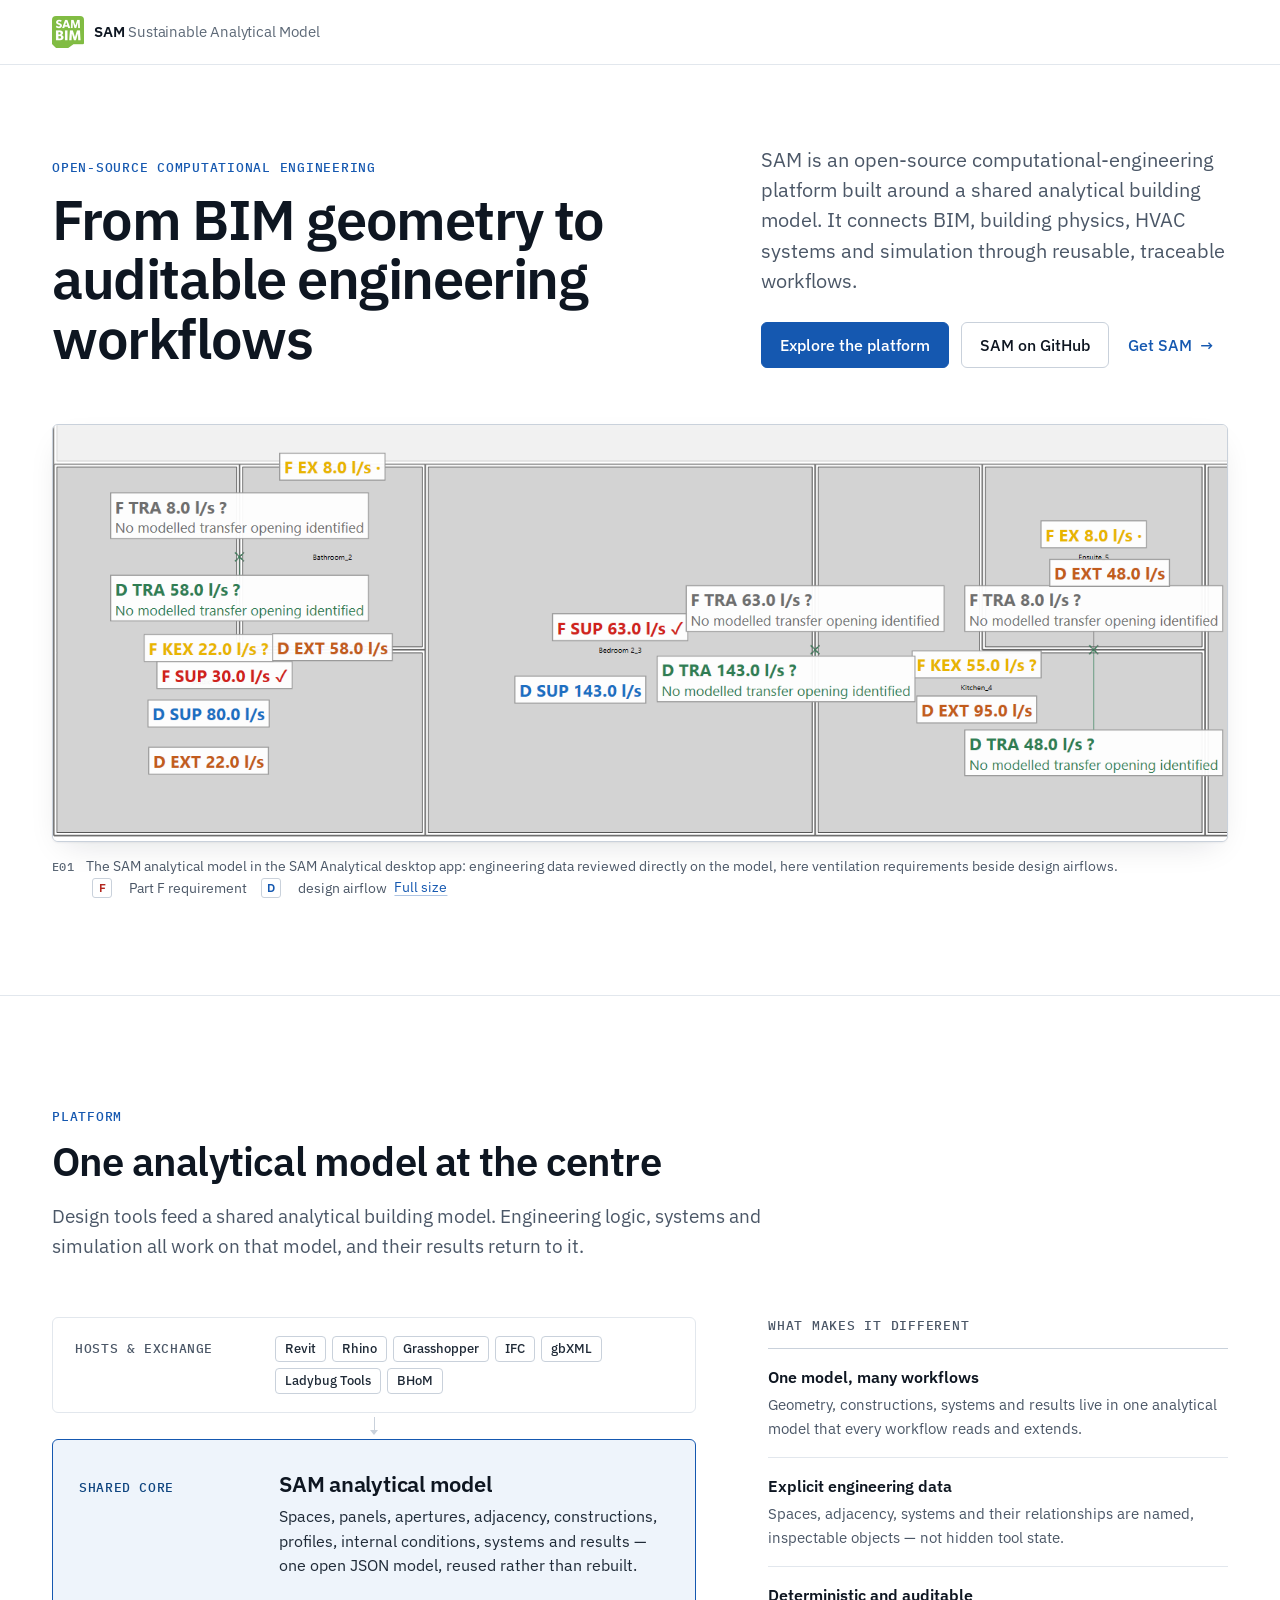
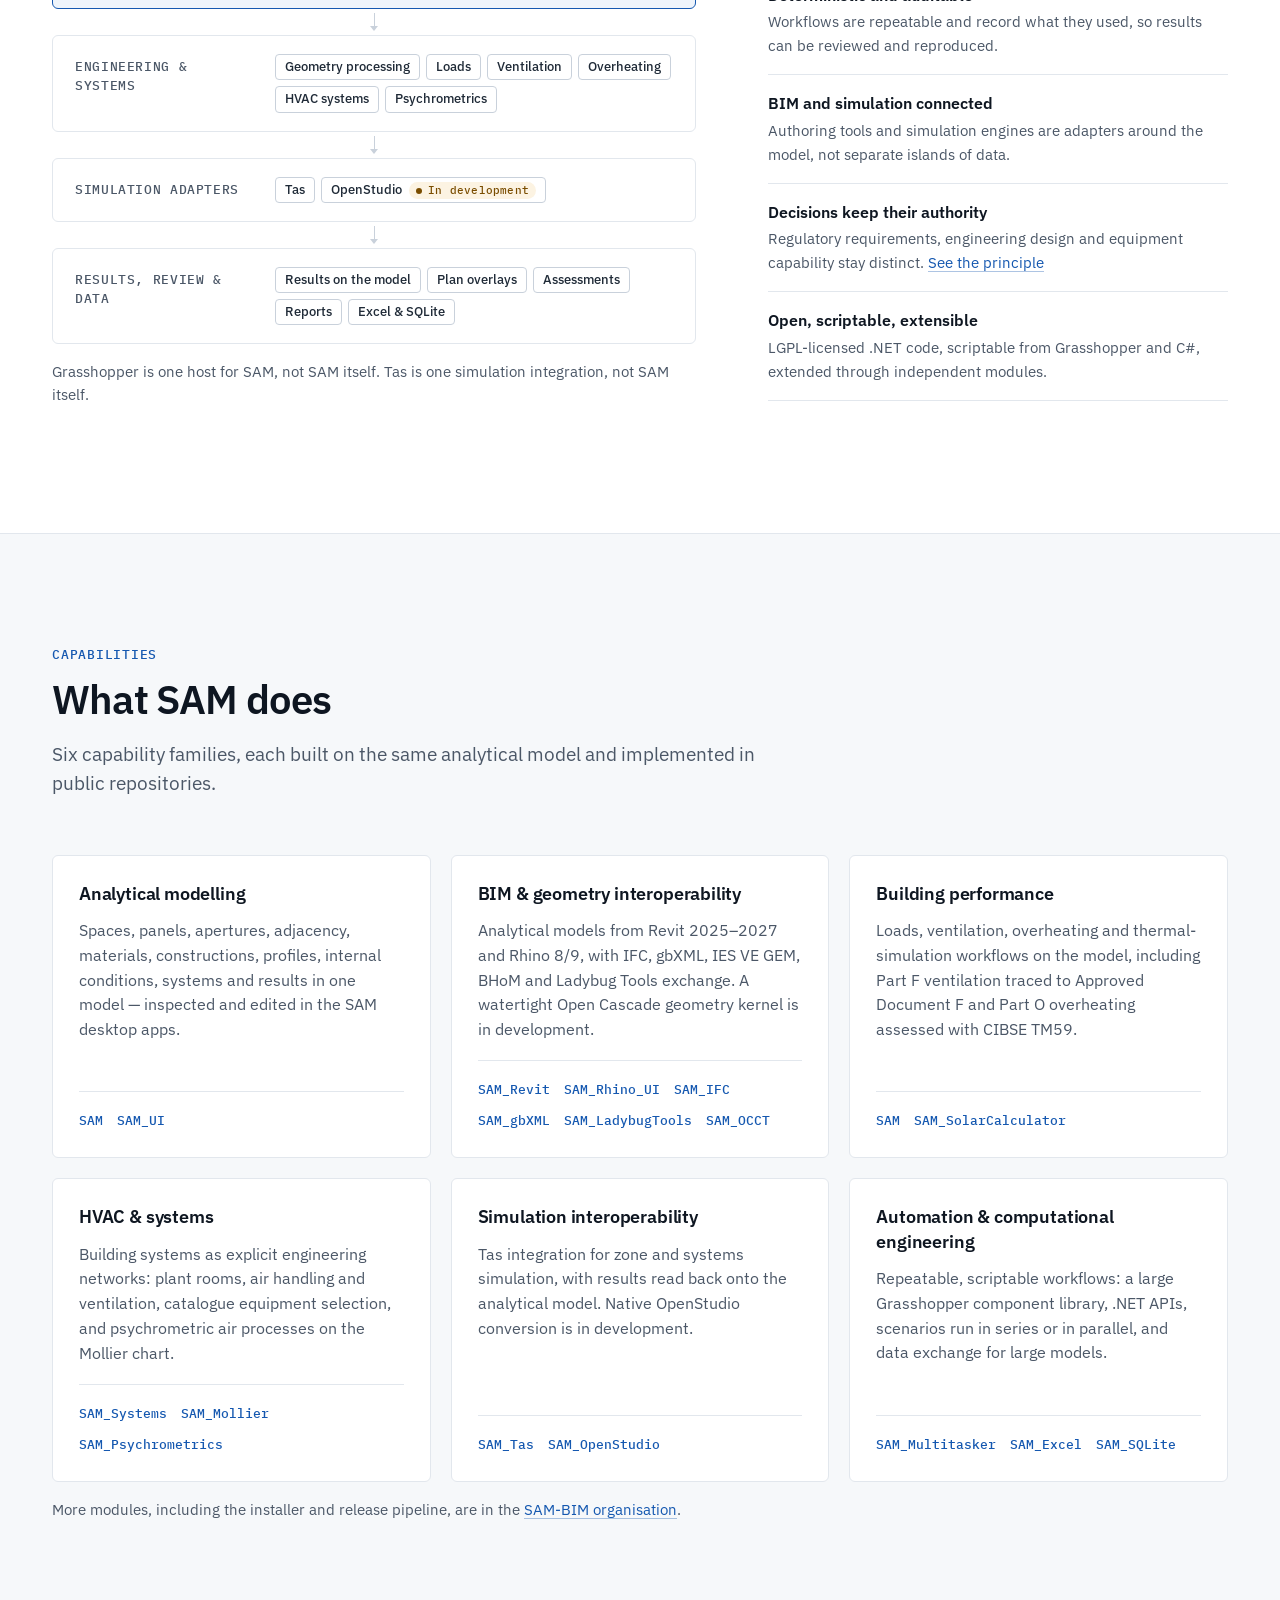
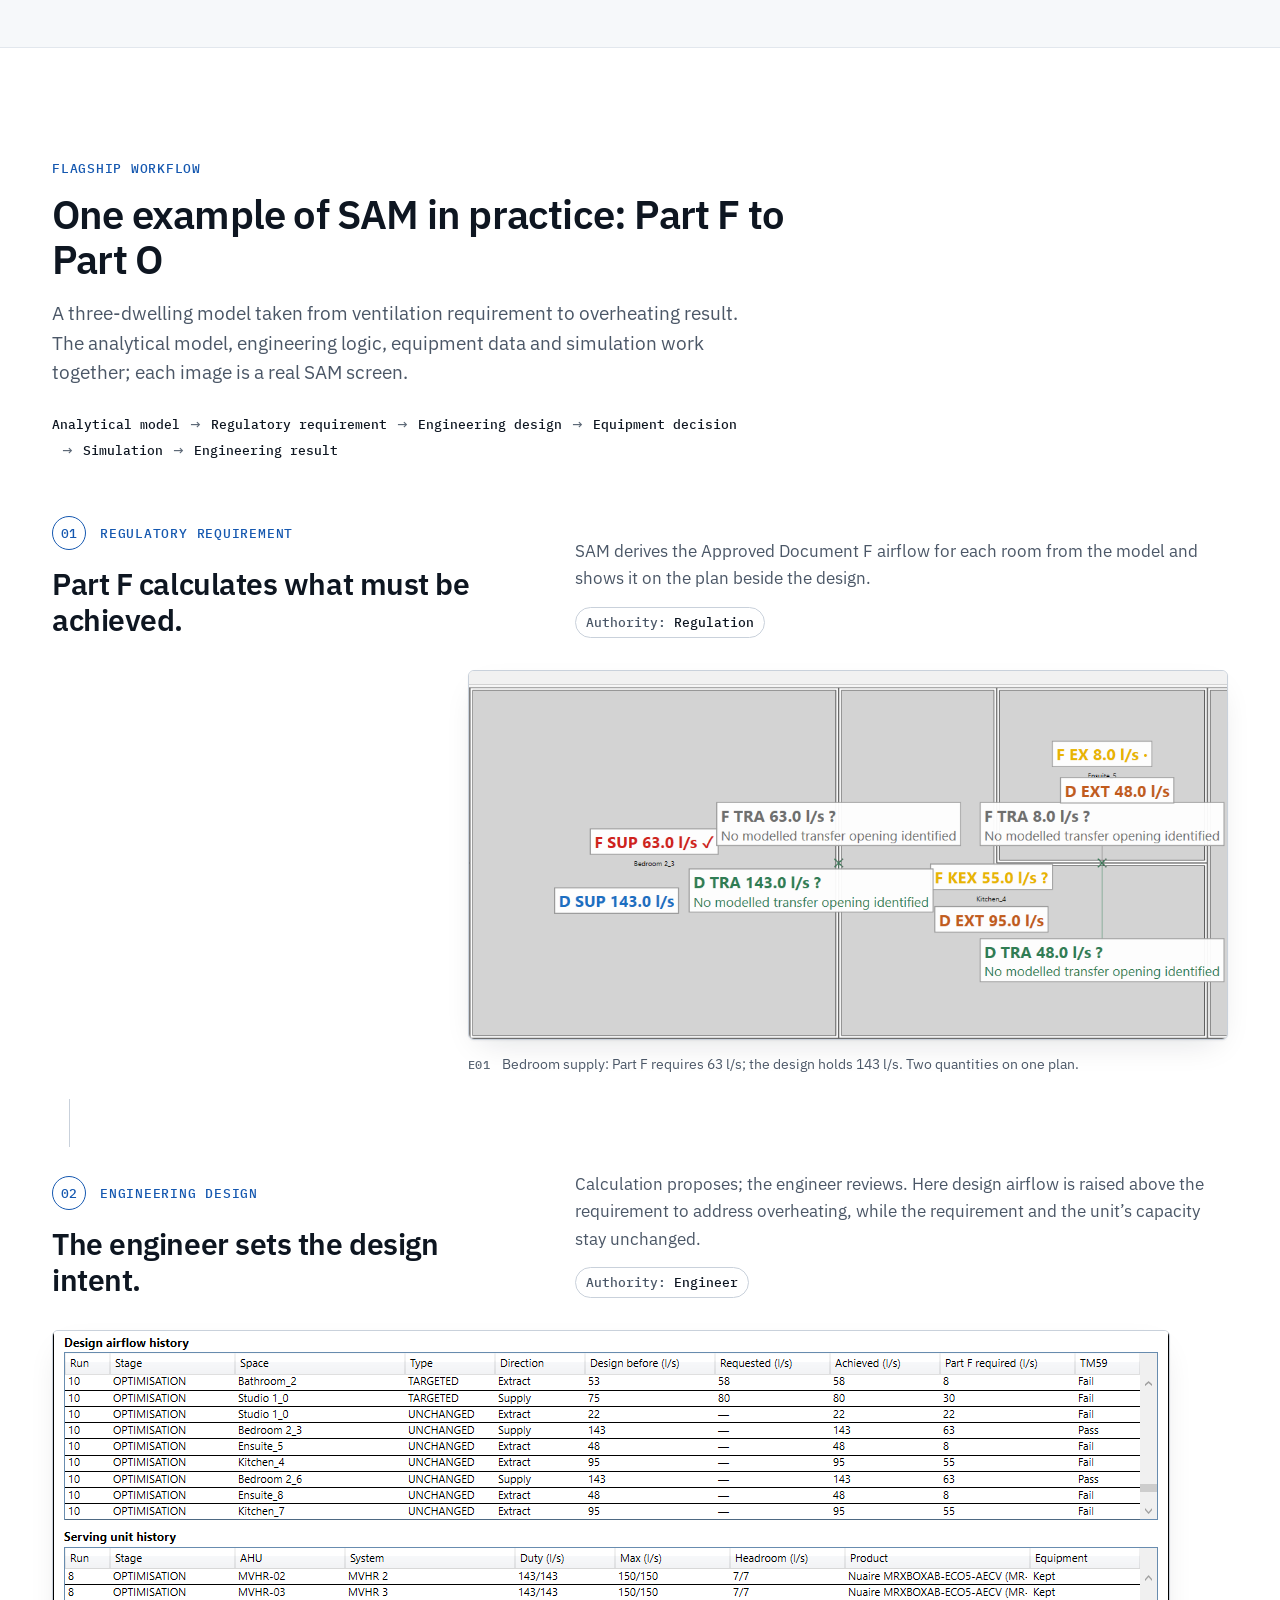
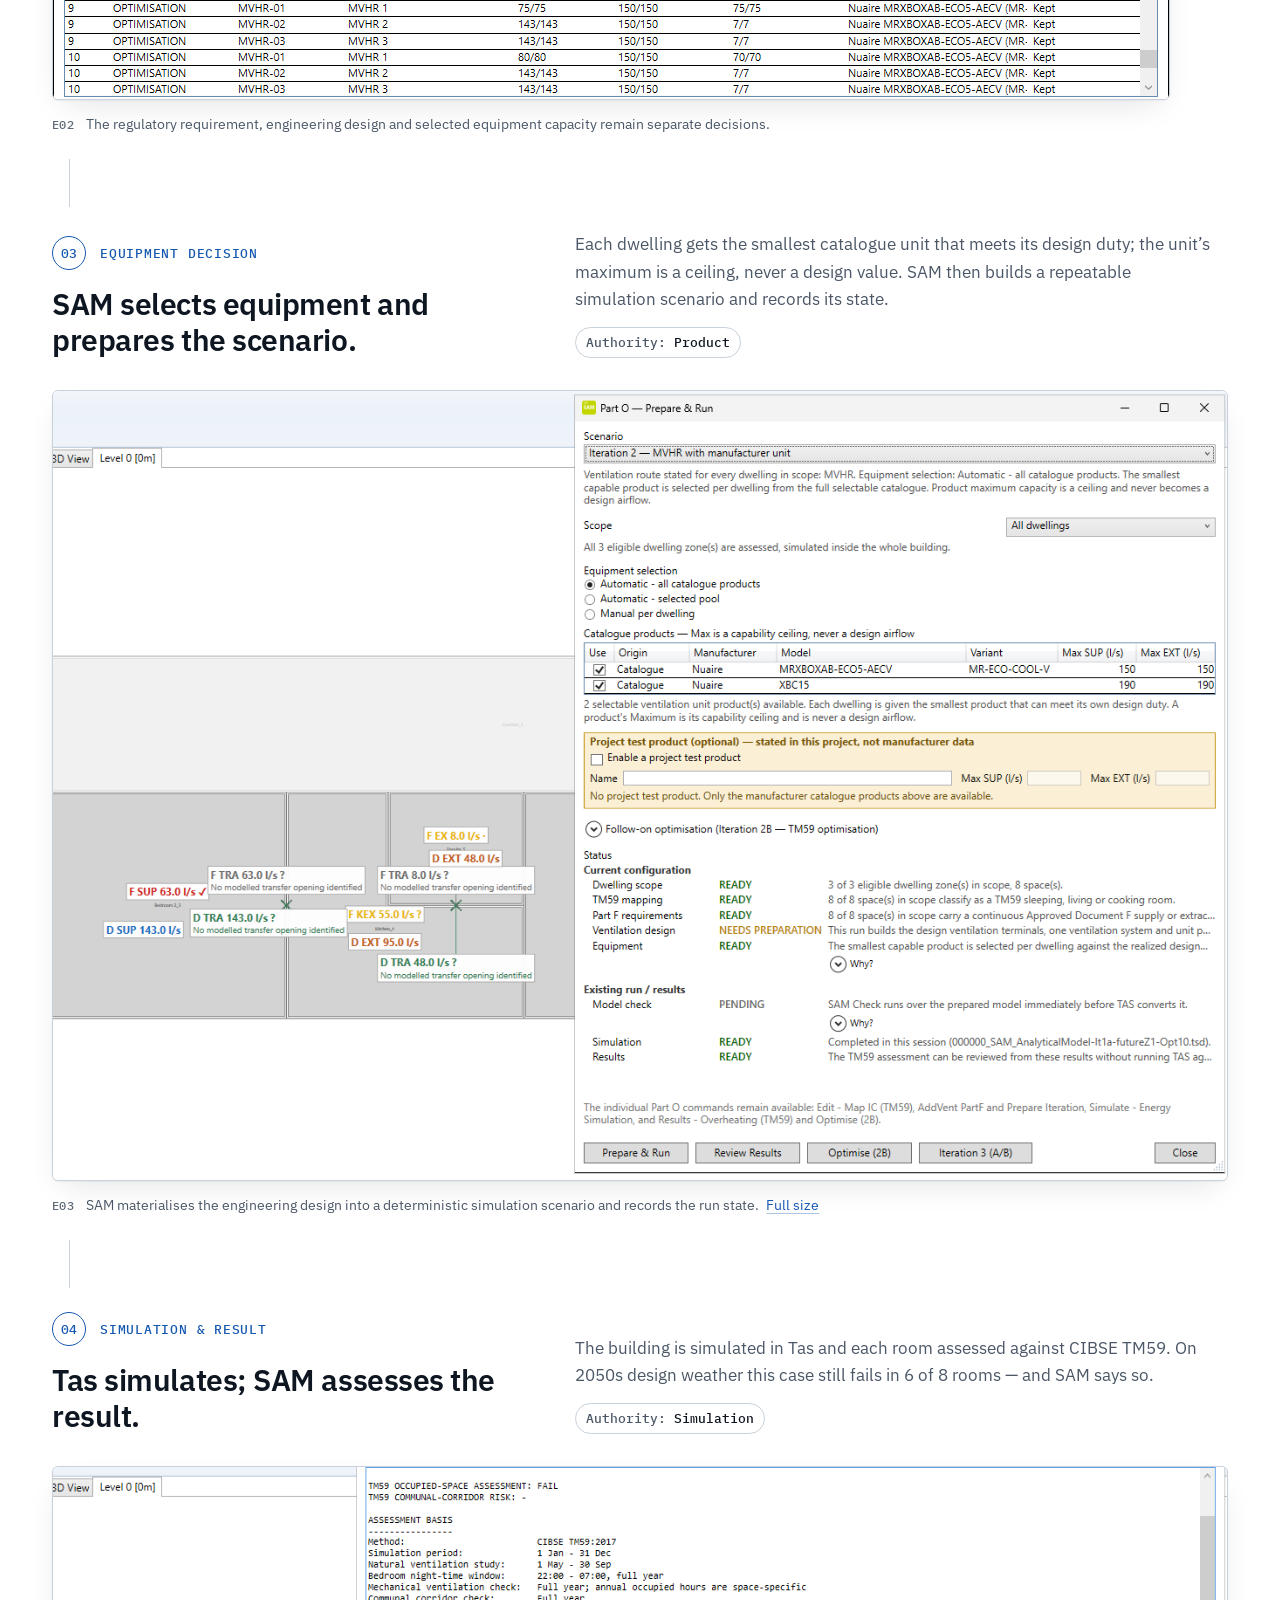
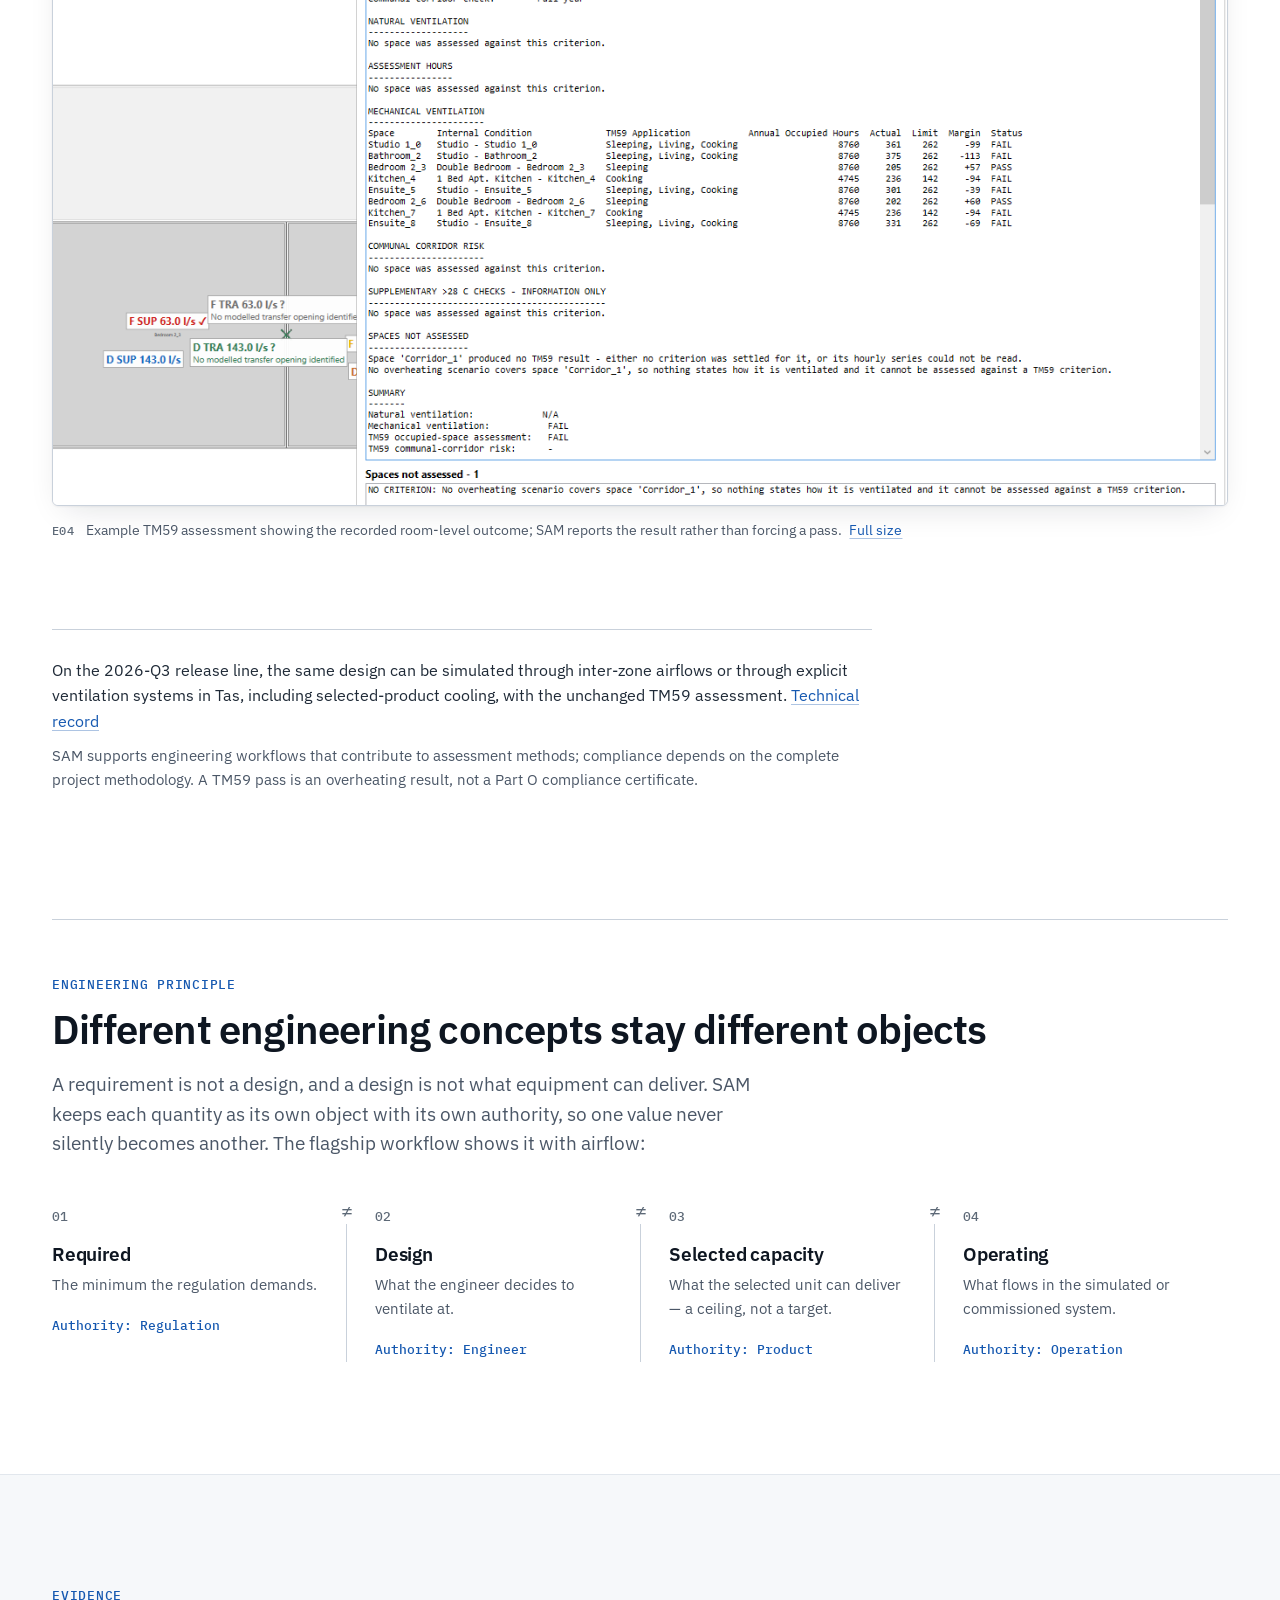
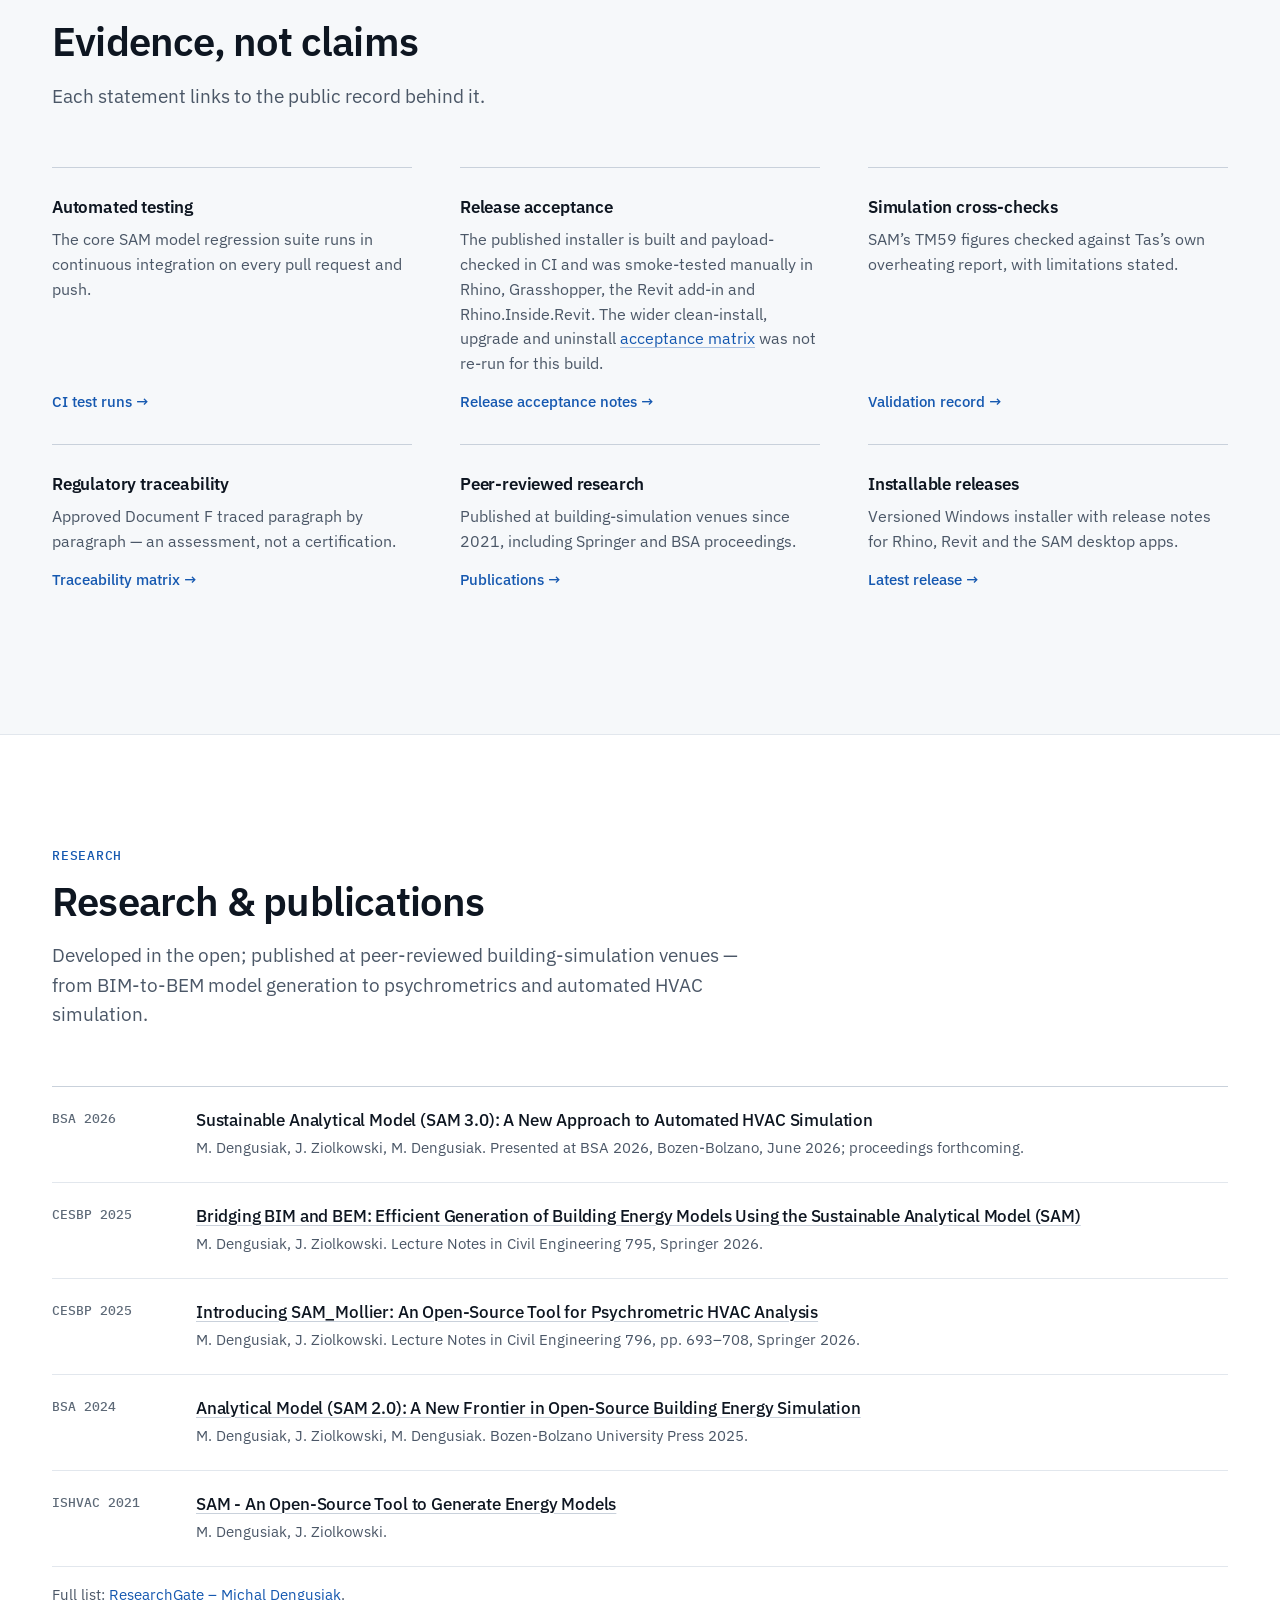
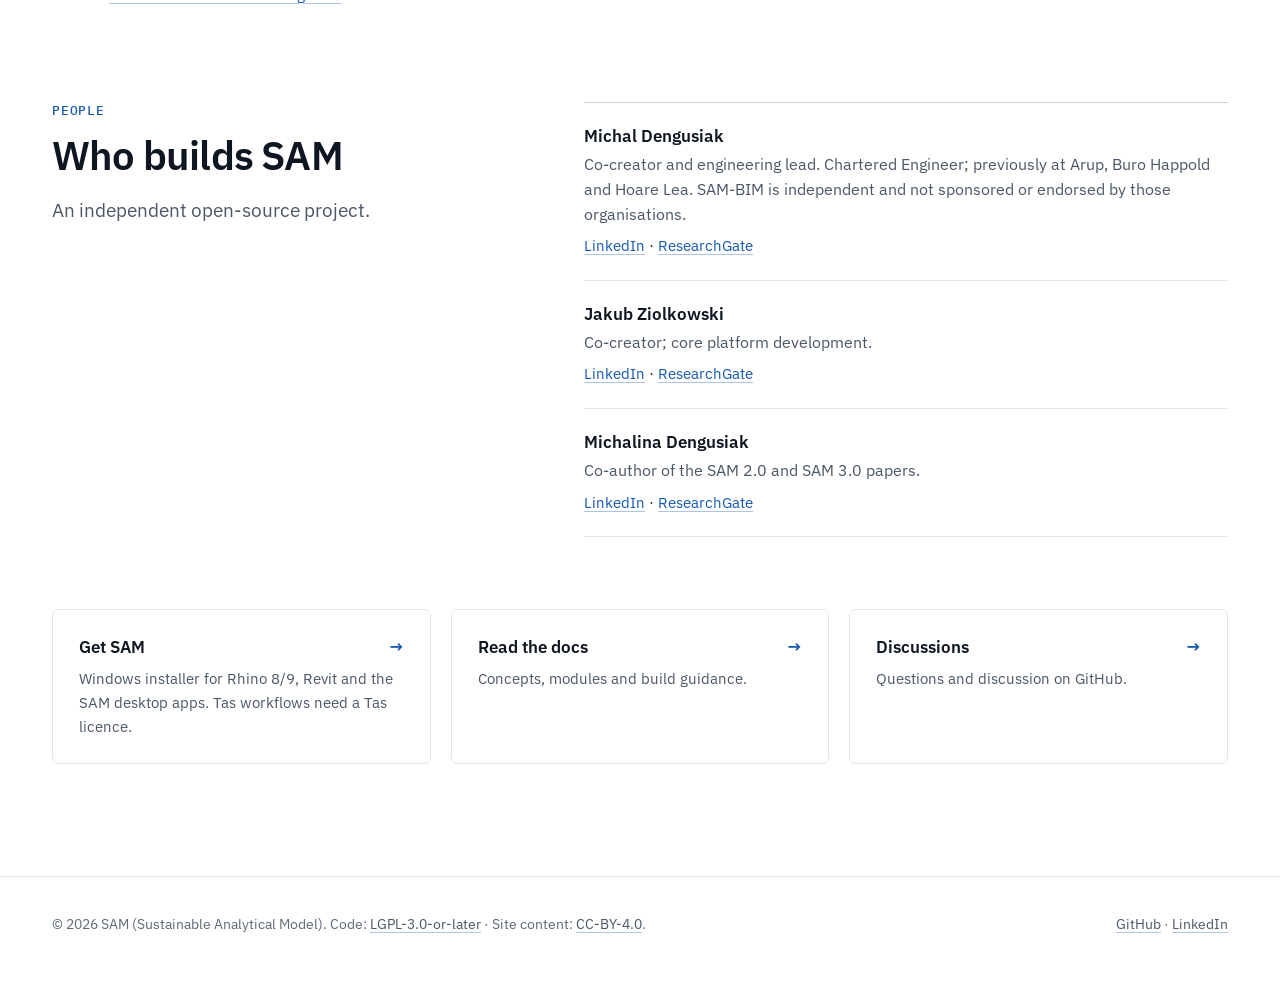
<file: index.html>
<!DOCTYPE html>
<html lang="en">
<head>
  <meta charset="utf-8" />
  <meta name="viewport" content="width=device-width, initial-scale=1" />
  <title>SAM - Sustainable Analytical Model</title>
  <meta name="description" content="SAM is an open-source computational-engineering platform built around a shared analytical building model. It connects BIM, building physics, HVAC systems and simulation through reusable, traceable workflows." />
  <link rel="preconnect" href="https://fonts.googleapis.com">
  <link rel="preconnect" href="https://fonts.gstatic.com" crossorigin>
  <link href="https://fonts.googleapis.com/css2?family=IBM+Plex+Mono:wght@400;500&family=IBM+Plex+Sans:wght@400;500;600&display=swap" rel="stylesheet">
  <link rel="icon" type="image/png" sizes="32x32" href="assets/favicon-32.png" />
  <link rel="apple-touch-icon" href="assets/SAM_BIM_logo_180.png" />
  <link rel="canonical" href="https://sambim.xyz/">

  <meta property="og:title" content="SAM - Sustainable Analytical Model" />
  <meta property="og:description" content="Open-source computational engineering around one shared analytical building model: BIM, building physics, HVAC systems and simulation in reusable, traceable workflows." />
  <meta property="og:type" content="website" />
  <meta property="og:image" content="https://sambim.xyz/assets/evidence/E01_SAM_PartF_Design_Airflow_Overlay.png" />
  <meta property="og:image:alt" content="SAM analytical model plan view with ventilation requirement and design airflow values for dwelling spaces." />
  <meta property="og:url" content="https://sambim.xyz/" />
  <meta name="twitter:card" content="summary_large_image" />
  <meta name="twitter:image" content="https://sambim.xyz/assets/evidence/E01_SAM_PartF_Design_Airflow_Overlay.png" />
  <meta name="theme-color" content="#ffffff" />

  <link rel="stylesheet" href="assets/css/site.css" />

  <script type="application/ld+json">
  {
    "@context":"https://schema.org",
    "@graph":[
      {
        "@type":"SoftwareApplication",
        "name":"Sustainable Analytical Model (SAM)",
        "applicationCategory":"EngineeringApplication",
        "operatingSystem":"Windows",
        "description":"Open-source computational-engineering platform built around a shared analytical building model, connecting BIM, building physics, HVAC systems and simulation.",
        "publisher":{"@id":"https://sambim.xyz/#org"},
        "offers":{"@type":"Offer","price":"0","priceCurrency":"USD"},
        "license":"https://www.gnu.org/licenses/lgpl-3.0.html",
        "codeRepository":"https://github.com/SAM-BIM/SAM",
        "downloadUrl":"https://github.com/SAM-BIM/SAM_Deploy/releases/latest"
      },
      {
        "@type":"Organization",
        "@id":"https://sambim.xyz/#org",
        "name":"SAM-BIM",
        "url":"https://sambim.xyz",
        "logo":"https://sambim.xyz/assets/SAM_BIM_logo_180.png",
        "sameAs":[
          "https://github.com/SAM-BIM",
          "https://www.linkedin.com/company/sambim"
        ]
      }
    ]
  }
  </script>
</head>
<body>
  <a class="skip-link" href="#main">Skip to content</a>
  <header class="nav">
    <div class="container nav-inner">
      <a class="logo" href="#top">
        <img alt="" src="assets/SAM_BIM_logo_64.png" width="32" height="32" />
        <span class="word">SAM <span>Sustainable Analytical Model</span></span>
      </a>
      <details class="nav-menu">
        <summary>Menu</summary>
        <nav class="nav-links" aria-label="Primary">
          <a href="#platform">Platform</a>
          <a href="#capabilities">Capabilities</a>
          <a href="#workflow">Workflow</a>
          <a href="#evidence">Evidence</a>
          <a href="#research">Research</a>
          <a class="nav-gh" href="https://github.com/SAM-BIM" target="_blank" rel="noopener noreferrer">GitHub</a>
        </nav>
      </details>
    </div>
  </header>

  <main id="main">

    <!-- ============ 1 - HERO: what SAM is ============ -->
    <section id="top" class="hero">
      <div class="container">
        <div class="hero-grid">
          <div class="hero-title">
            <span class="kicker">Open-source computational engineering</span>
            <h1>From BIM geometry to auditable engineering workflows</h1>
          </div>
          <div class="hero-copy">
            <p class="lead">SAM is an open-source computational-engineering platform built around a shared analytical building model. It connects BIM, building physics, HVAC systems and simulation through reusable, traceable workflows.</p>
            <div class="cta">
              <a class="btn primary" href="#platform">Explore the platform</a>
              <a class="btn" href="https://github.com/SAM-BIM/SAM" target="_blank" rel="noopener noreferrer">SAM on GitHub</a>
              <a class="btn quiet arrow-r" href="https://github.com/SAM-BIM/SAM_Deploy/releases/latest" target="_blank" rel="noopener noreferrer">Get SAM </a>
            </div>
          </div>
        </div>
        <!-- EVIDENCE E01 (hero) - real SAM Analytical capture; provenance in assets/evidence/README.md -->
        <figure class="shot hero-media">
          <div class="frame">
            <img src="assets/evidence/E01_SAM_PartF_Design_Airflow_Overlay.png" width="1604" height="568" fetchpriority="high"
                 alt="SAM analytical model plan view with ventilation requirement and design airflow values for dwelling spaces." />
          </div>
          <figcaption>
            <span class="eid">E01</span>
            <span>The SAM analytical model in the SAM Analytical desktop app: engineering data reviewed directly on the model, here ventilation requirements beside design airflows. <span class="legend"><b class="f">F</b>&nbsp;Part F requirement <b class="d">D</b>&nbsp;design airflow</span> <a class="full" href="assets/evidence/E01_SAM_PartF_Design_Airflow_Overlay.png">Full size</a></span>
          </figcaption>
        </figure>
      </div>
    </section>

    <!-- ============ 2 - PLATFORM: architecture + why it is different ============ -->
    <section id="platform" class="section">
      <div class="container">
        <div class="section-head">
          <span class="kicker">Platform</span>
          <h2>One analytical model at the centre</h2>
          <p class="lead">Design tools feed a shared analytical building model. Engineering logic, systems and simulation all work on that model, and their results return to it.</p>
        </div>

        <div class="platform">
          <div>
            <div class="arch">
              <div class="tier">
                <h3>Hosts &amp; exchange</h3>
                <div class="chips"><span class="chip">Revit</span><span class="chip">Rhino</span><span class="chip">Grasshopper</span><span class="chip">IFC</span><span class="chip">gbXML</span><span class="chip">Ladybug Tools</span><span class="chip">BHoM</span></div>
              </div>
              <div class="down" aria-hidden="true"></div>
              <div class="tier core">
                <h3>Shared core</h3>
                <p><span class="core-title">SAM analytical model</span>Spaces, panels, apertures, adjacency, constructions, profiles, internal conditions, systems and results &mdash; one open JSON model, reused rather than rebuilt.</p>
              </div>
              <div class="down" aria-hidden="true"></div>
              <div class="tier">
                <h3>Engineering &amp; systems</h3>
                <div class="chips"><span class="chip">Geometry processing</span><span class="chip">Loads</span><span class="chip">Ventilation</span><span class="chip">Overheating</span><span class="chip">HVAC systems</span><span class="chip">Psychrometrics</span></div>
              </div>
              <div class="down" aria-hidden="true"></div>
              <div class="tier">
                <h3>Simulation adapters</h3>
                <div class="chips"><span class="chip">Tas</span><span class="chip">OpenStudio <span class="status dev">In development</span></span></div>
              </div>
              <div class="down" aria-hidden="true"></div>
              <div class="tier">
                <h3>Results, review &amp; data</h3>
                <div class="chips"><span class="chip">Results on the model</span><span class="chip">Plan overlays</span><span class="chip">Assessments</span><span class="chip">Reports</span><span class="chip">Excel &amp; SQLite</span></div>
              </div>
            </div>
            <p class="note mt-16">Grasshopper is one host for SAM, not SAM itself. Tas is one simulation integration, not SAM itself.</p>
          </div>

          <div>
            <p class="aside-title">What makes it different</p>
            <ul class="principles">
              <li><strong>One model, many workflows</strong><span>Geometry, constructions, systems and results live in one analytical model that every workflow reads and extends.</span></li>
              <li><strong>Explicit engineering data</strong><span>Spaces, adjacency, systems and their relationships are named, inspectable objects &mdash; not hidden tool state.</span></li>
              <li><strong>Deterministic and auditable</strong><span>Workflows are repeatable and record what they used, so results can be reviewed and reproduced.</span></li>
              <li><strong>BIM and simulation connected</strong><span>Authoring tools and simulation engines are adapters around the model, not separate islands of data.</span></li>
              <li><strong>Decisions keep their authority</strong><span>Regulatory requirements, engineering design and equipment capability stay distinct. <a href="#principle">See the principle</a></span></li>
              <li><strong>Open, scriptable, extensible</strong><span>LGPL-licensed .NET code, scriptable from Grasshopper and C#, extended through independent modules.</span></li>
            </ul>
          </div>
        </div>
      </div>
    </section>

    <!-- ============ 3 - CAPABILITIES: a broad map of SAM ============ -->
    <section id="capabilities" class="section soft">
      <div class="container">
        <div class="section-head">
          <span class="kicker">Capabilities</span>
          <h2>What SAM does</h2>
          <p class="lead">Six capability families, each built on the same analytical model and implemented in public repositories.</p>
        </div>

        <div class="families">
          <article class="family">
            <h3>Analytical modelling</h3>
            <p>Spaces, panels, apertures, adjacency, materials, constructions, profiles, internal conditions, systems and results in one model &mdash; inspected and edited in the SAM desktop apps.</p>
            <ul class="mods">
              <li><a href="https://github.com/SAM-BIM/SAM" target="_blank" rel="noopener noreferrer">SAM</a></li>
              <li><a href="https://github.com/SAM-BIM/SAM_UI" target="_blank" rel="noopener noreferrer">SAM_UI</a></li>
            </ul>
          </article>
          <article class="family">
            <h3>BIM &amp; geometry interoperability</h3>
            <p>Analytical models from Revit 2025&ndash;2027 and Rhino 8/9, with IFC, gbXML, IES VE GEM, BHoM and Ladybug Tools exchange. A watertight Open Cascade geometry kernel is in development.</p>
            <ul class="mods">
              <li><a href="https://github.com/SAM-BIM/SAM_Revit" target="_blank" rel="noopener noreferrer">SAM_Revit</a></li>
              <li><a href="https://github.com/SAM-BIM/SAM_Rhino_UI" target="_blank" rel="noopener noreferrer">SAM_Rhino_UI</a></li>
              <li><a href="https://github.com/SAM-BIM/SAM_IFC" target="_blank" rel="noopener noreferrer">SAM_IFC</a></li>
              <li><a href="https://github.com/SAM-BIM/SAM_gbXML" target="_blank" rel="noopener noreferrer">SAM_gbXML</a></li>
              <li><a href="https://github.com/SAM-BIM/SAM_LadybugTools" target="_blank" rel="noopener noreferrer">SAM_LadybugTools</a></li>
              <li><a href="https://github.com/SAM-BIM/SAM_OCCT" target="_blank" rel="noopener noreferrer">SAM_OCCT</a></li>
            </ul>
          </article>
          <article class="family">
            <h3>Building performance</h3>
            <p>Loads, ventilation, overheating and thermal-simulation workflows on the model, including Part F ventilation traced to Approved Document F and Part O overheating assessed with CIBSE TM59.</p>
            <ul class="mods">
              <li><a href="https://github.com/SAM-BIM/SAM" target="_blank" rel="noopener noreferrer">SAM</a></li>
              <li><a href="https://github.com/SAM-BIM/SAM_SolarCalculator" target="_blank" rel="noopener noreferrer">SAM_SolarCalculator</a></li>
            </ul>
          </article>
          <article class="family">
            <h3>HVAC &amp; systems</h3>
            <p>Building systems as explicit engineering networks: plant rooms, air handling and ventilation, catalogue equipment selection, and psychrometric air processes on the Mollier chart.</p>
            <ul class="mods">
              <li><a href="https://github.com/SAM-BIM/SAM_Systems" target="_blank" rel="noopener noreferrer">SAM_Systems</a></li>
              <li><a href="https://github.com/SAM-BIM/SAM_Mollier" target="_blank" rel="noopener noreferrer">SAM_Mollier</a></li>
              <li><a href="https://github.com/SAM-BIM/SAM_Psychrometrics" target="_blank" rel="noopener noreferrer">SAM_Psychrometrics</a></li>
            </ul>
          </article>
          <article class="family">
            <h3>Simulation interoperability</h3>
            <p>Tas integration for zone and systems simulation, with results read back onto the analytical model. Native OpenStudio conversion is in development.</p>
            <ul class="mods">
              <li><a href="https://github.com/SAM-BIM/SAM_Tas" target="_blank" rel="noopener noreferrer">SAM_Tas</a></li>
              <li><a href="https://github.com/SAM-BIM/SAM_OpenStudio" target="_blank" rel="noopener noreferrer">SAM_OpenStudio</a></li>
            </ul>
          </article>
          <article class="family">
            <h3>Automation &amp; computational engineering</h3>
            <p>Repeatable, scriptable workflows: a large Grasshopper component library, .NET APIs, scenarios run in series or in parallel, and data exchange for large models.</p>
            <ul class="mods">
              <li><a href="https://github.com/SAM-BIM/SAM_Multitasker" target="_blank" rel="noopener noreferrer">SAM_Multitasker</a></li>
              <li><a href="https://github.com/SAM-BIM/SAM_Excel" target="_blank" rel="noopener noreferrer">SAM_Excel</a></li>
              <li><a href="https://github.com/SAM-BIM/SAM_SQLite" target="_blank" rel="noopener noreferrer">SAM_SQLite</a></li>
            </ul>
          </article>
        </div>
        <p class="note mt-16">More modules, including the installer and release pipeline, are in the <a href="https://github.com/SAM-BIM" target="_blank" rel="noopener noreferrer">SAM-BIM organisation</a>.</p>
      </div>
    </section>

    <!-- ============ 4 - FLAGSHIP WORKFLOW: one example of SAM in practice ============ -->
    <section id="workflow" class="section">
      <div class="container">
        <div class="section-head">
          <span class="kicker">Flagship workflow</span>
          <h2>One example of SAM in practice: Part F to Part O</h2>
          <p class="lead">A three-dwelling model taken from ventilation requirement to overheating result. The analytical model, engineering logic, equipment data and simulation work together; each image is a real SAM screen.</p>
          <ol class="chain">
            <li>Analytical model</li>
            <li>Regulatory requirement</li>
            <li>Engineering design</li>
            <li>Equipment decision</li>
            <li>Simulation</li>
            <li>Engineering result</li>
          </ol>
        </div>

        <ol class="flow">
          <li class="step">
            <div class="step-head">
              <div>
                <span class="step-no"><b>01</b> Regulatory requirement</span>
                <h3>Part F calculates what must be achieved.</h3>
              </div>
              <div>
                <p>SAM derives the Approved Document F airflow for each room from the model and shows it on the plan beside the design.</p>
                <span class="authority">Authority: <b>Regulation</b></span>
              </div>
            </div>
            <!-- EVIDENCE E01 (detail crop of the same capture session) -->
            <figure class="shot w-1095">
              <div class="frame">
                <img src="assets/evidence/E01_SAM_PartF_Design_Airflow_Overlay_Detail.png" width="1095" height="532" loading="lazy"
                     alt="One dwelling in the SAM plan view: Part F required airflow tags beside higher design airflow tags for bedroom supply, kitchen extract and transfer." />
              </div>
              <figcaption><span class="eid">E01</span><span>Bedroom supply: Part F requires 63&nbsp;l/s; the design holds 143&nbsp;l/s. Two quantities on one plan.</span></figcaption>
            </figure>
          </li>

          <li class="step">
            <div class="step-head">
              <div>
                <span class="step-no"><b>02</b> Engineering design</span>
                <h3>The engineer sets the design intent.</h3>
              </div>
              <div>
                <p>Calculation proposes; the engineer reviews. Here design airflow is raised above the requirement to address overheating, while the requirement and the unit&rsquo;s capacity stay unchanged.</p>
                <span class="authority">Authority: <b>Engineer</b></span>
              </div>
            </div>
            <!-- EVIDENCE E02 -->
            <figure class="shot w-1116">
              <div class="frame">
                <img src="assets/evidence/E02_SAM_PartO_Review_Iteration_Authority.png" width="1116" height="368" loading="lazy"
                     alt="SAM Part O review showing separate required airflow, design airflow and selected ventilation-unit capacity." />
              </div>
              <figcaption><span class="eid">E02</span><span>The regulatory requirement, engineering design and selected equipment capacity remain separate decisions.</span></figcaption>
            </figure>
          </li>

          <li class="step">
            <div class="step-head">
              <div>
                <span class="step-no"><b>03</b> Equipment decision</span>
                <h3>SAM selects equipment and prepares the scenario.</h3>
              </div>
              <div>
                <p>Each dwelling gets the smallest catalogue unit that meets its design duty; the unit&rsquo;s maximum is a ceiling, never a design value. SAM then builds a repeatable simulation scenario and records its state.</p>
                <span class="authority">Authority: <b>Product</b></span>
              </div>
            </div>
            <!-- EVIDENCE E03 -->
            <figure class="shot">
              <div class="frame">
                <img src="assets/evidence/E03_SAM_PartO_Prepare_Run_Status.png" width="1345" height="904" loading="lazy"
                     alt="SAM Part O Prepare and Run interface showing a prepared ventilation scenario and simulation status." />
              </div>
              <figcaption><span class="eid">E03</span><span>SAM materialises the engineering design into a deterministic simulation scenario and records the run state. <a class="full" href="assets/evidence/E03_SAM_PartO_Prepare_Run_Status.png">Full size</a></span></figcaption>
            </figure>
          </li>

          <li class="step">
            <div class="step-head">
              <div>
                <span class="step-no"><b>04</b> Simulation &amp; result</span>
                <h3>Tas simulates; SAM assesses the result.</h3>
              </div>
              <div>
                <p>The building is simulated in Tas and each room assessed against CIBSE TM59. On 2050s design weather this case still fails in 6 of 8 rooms &mdash; and SAM says so.</p>
                <span class="authority">Authority: <b>Simulation</b></span>
              </div>
            </div>
            <!-- EVIDENCE E04 -->
            <figure class="shot">
              <div class="frame">
                <img src="assets/evidence/E04_SAM_PartO_TM59_Result.png" width="1345" height="730" loading="lazy"
                     alt="SAM TM59 result review showing room-level overheating assessment outcomes from a Tas simulation." />
              </div>
              <figcaption><span class="eid">E04</span><span>Example TM59 assessment showing the recorded room-level outcome; SAM reports the result rather than forcing a pass. <a class="full" href="assets/evidence/E04_SAM_PartO_TM59_Result.png">Full size</a></span></figcaption>
            </figure>
          </li>
        </ol>

        <div class="scope">
          <p>On the 2026-Q3 release line, the same design can be simulated through inter-zone airflows or through explicit ventilation systems in Tas, including selected-product cooling, with the unchanged TM59 assessment. <a href="https://github.com/SAM-BIM/SAM/blob/sow/2026-Q3/documentation/PartO-TAS-VALIDATION.md" target="_blank" rel="noopener noreferrer">Technical record</a></p>
          <p class="muted">SAM supports engineering workflows that contribute to assessment methods; compliance depends on the complete project methodology. A TM59 pass is an overheating result, not a Part O compliance certificate.</p>
        </div>

        <div id="principle" class="quantities">
          <span class="kicker">Engineering principle</span>
          <h2>Different engineering concepts stay different objects</h2>
          <p class="lead">A requirement is not a design, and a design is not what equipment can deliver. SAM keeps each quantity as its own object with its own authority, so one value never silently becomes another. The flagship workflow shows it with airflow:</p>
          <div class="qgrid">
            <div class="q">
              <span class="qn">01</span>
              <h3>Required</h3>
              <p>The minimum the regulation demands.</p>
              <span class="by">Authority: Regulation</span>
            </div>
            <div class="q">
              <span class="qn">02</span>
              <h3>Design</h3>
              <p>What the engineer decides to ventilate at.</p>
              <span class="by">Authority: Engineer</span>
            </div>
            <div class="q">
              <span class="qn">03</span>
              <h3>Selected capacity</h3>
              <p>What the selected unit can deliver &mdash; a ceiling, not a target.</p>
              <span class="by">Authority: Product</span>
            </div>
            <div class="q">
              <span class="qn">04</span>
              <h3>Operating</h3>
              <p>What flows in the simulated or commissioned system.</p>
              <span class="by">Authority: Operation</span>
            </div>
          </div>
        </div>
      </div>
    </section>

    <!-- ============ 5 - EVIDENCE ============ -->
    <section id="evidence" class="section soft">
      <div class="container">
        <div class="section-head">
          <span class="kicker">Evidence</span>
          <h2>Evidence, not claims</h2>
          <p class="lead">Each statement links to the public record behind it.</p>
        </div>
        <div class="proof">
          <article class="proof-item">
            <h3>Automated testing</h3>
            <p>The core SAM model regression suite runs in continuous integration on every pull request and push.</p>
            <a class="link arrow-r" href="https://github.com/SAM-BIM/SAM/actions/workflows/test.yml" target="_blank" rel="noopener noreferrer">CI test runs </a>
          </article>
          <article class="proof-item">
            <h3>Release acceptance</h3>
            <p>The published installer is built and payload-checked in CI and was smoke-tested manually in Rhino, Grasshopper, the Revit add-in and Rhino.Inside.Revit. The wider clean-install, upgrade and uninstall <a href="https://github.com/SAM-BIM/SAM_Deploy/blob/sow/2026-Q3/RELEASE_VALIDATION.md" target="_blank" rel="noopener noreferrer">acceptance matrix</a> was not re-run for this build.</p>
            <a class="link arrow-r" href="https://github.com/SAM-BIM/SAM_Deploy/releases/tag/v20261006.1" target="_blank" rel="noopener noreferrer">Release acceptance notes </a>
          </article>
          <article class="proof-item">
            <h3>Simulation cross-checks</h3>
            <p>SAM&rsquo;s TM59 figures checked against Tas&rsquo;s own overheating report, with limitations stated.</p>
            <a class="link arrow-r" href="https://github.com/SAM-BIM/SAM/blob/sow/2026-Q3/documentation/PartO-TAS-VALIDATION.md" target="_blank" rel="noopener noreferrer">Validation record </a>
          </article>
          <article class="proof-item">
            <h3>Regulatory traceability</h3>
            <p>Approved Document F traced paragraph by paragraph &mdash; an assessment, not a certification.</p>
            <a class="link arrow-r" href="https://github.com/SAM-BIM/SAM/blob/sow/2026-Q3/documentation/PartF-ADF-Volume1-2021-Traceability.md" target="_blank" rel="noopener noreferrer">Traceability matrix </a>
          </article>
          <article class="proof-item">
            <h3>Peer-reviewed research</h3>
            <p>Published at building-simulation venues since 2021, including Springer and BSA proceedings.</p>
            <a class="link arrow-r" href="#research">Publications </a>
          </article>
          <article class="proof-item">
            <h3>Installable releases</h3>
            <p>Versioned Windows installer with release notes for Rhino, Revit and the SAM desktop apps.</p>
            <a class="link arrow-r" href="https://github.com/SAM-BIM/SAM_Deploy/releases/latest" target="_blank" rel="noopener noreferrer">Latest release </a>
          </article>
        </div>
      </div>
    </section>

    <!-- ============ 6 - RESEARCH / PEOPLE / CONTACT ============ -->
    <section id="research" class="section">
      <div class="container">
        <div class="section-head">
          <span class="kicker">Research</span>
          <h2>Research &amp; publications</h2>
          <p class="lead">Developed in the open; published at peer-reviewed building-simulation venues &mdash; from BIM-to-BEM model generation to psychrometrics and automated HVAC simulation.</p>
        </div>

        <ul class="pubs">
          <li>
            <span class="venue">BSA 2026</span>
            <div>
              <h3>Sustainable Analytical Model (SAM 3.0): A New Approach to Automated HVAC Simulation</h3>
              <p>M. Dengusiak, J. Ziolkowski, M. Dengusiak. Presented at BSA 2026, Bozen-Bolzano, June 2026; proceedings forthcoming.</p>
            </div>
          </li>
          <li>
            <span class="venue">CESBP 2025</span>
            <div>
              <h3><a href="https://doi.org/10.1007/978-3-032-14011-1_75" target="_blank" rel="noopener noreferrer">Bridging BIM and BEM: Efficient Generation of Building Energy Models Using the Sustainable Analytical Model (SAM)</a></h3>
              <p>M. Dengusiak, J. Ziolkowski. Lecture Notes in Civil Engineering 795, Springer 2026.</p>
            </div>
          </li>
          <li>
            <span class="venue">CESBP 2025</span>
            <div>
              <h3><a href="https://doi.org/10.1007/978-3-032-14019-7_51" target="_blank" rel="noopener noreferrer">Introducing SAM_Mollier: An Open-Source Tool for Psychrometric HVAC Analysis</a></h3>
              <p>M. Dengusiak, J. Ziolkowski. Lecture Notes in Civil Engineering 796, pp. 693&ndash;708, Springer 2026.</p>
            </div>
          </li>
          <li>
            <span class="venue">BSA 2024</span>
            <div>
              <h3><a href="https://doi.org/10.13124/9788860462022" target="_blank" rel="noopener noreferrer">Analytical Model (SAM 2.0): A New Frontier in Open-Source Building Energy Simulation</a></h3>
              <p>M. Dengusiak, J. Ziolkowski, M. Dengusiak. Bozen-Bolzano University Press 2025.</p>
            </div>
          </li>
          <li>
            <span class="venue">ISHVAC 2021</span>
            <div>
              <h3><a href="https://www.researchgate.net/publication/354793510_SAM_-_An_Open-Source_Tool_to_Generate_Energy_Models" target="_blank" rel="noopener noreferrer">SAM - An Open-Source Tool to Generate Energy Models</a></h3>
              <p>M. Dengusiak, J. Ziolkowski.</p>
            </div>
          </li>
        </ul>
        <p class="note mt-16">Full list: <a href="https://www.researchgate.net/profile/Michal-Dengusiak/publications" target="_blank" rel="noopener noreferrer">ResearchGate &ndash; Michal Dengusiak</a>.</p>

        <div id="contact" class="people mt-72">
          <div>
            <span class="kicker">People</span>
            <h2>Who builds SAM</h2>
            <p class="lead">An independent open-source project.</p>
          </div>
          <ul class="person-list">
            <li>
              <strong>Michal Dengusiak</strong>
              <span class="role">Co-creator and engineering lead. Chartered Engineer; previously at Arup, Buro Happold and Hoare Lea. SAM-BIM is independent and not sponsored or endorsed by those organisations.</span>
              <span class="links"><a href="https://www.linkedin.com/in/michal-dengusiak-a8028020/" target="_blank" rel="noopener noreferrer">LinkedIn</a> &middot; <a href="https://www.researchgate.net/profile/Michal-Dengusiak" target="_blank" rel="noopener noreferrer">ResearchGate</a></span>
            </li>
            <li>
              <strong>Jakub Ziolkowski</strong>
              <span class="role">Co-creator; core platform development.</span>
              <span class="links"><a href="https://www.linkedin.com/in/jakubziolkowski/" target="_blank" rel="noopener noreferrer">LinkedIn</a> &middot; <a href="https://www.researchgate.net/profile/Jakub-Ziolkowski" target="_blank" rel="noopener noreferrer">ResearchGate</a></span>
            </li>
            <li>
              <strong>Michalina Dengusiak</strong>
              <span class="role">Co-author of the SAM 2.0 and SAM 3.0 papers.</span>
              <span class="links"><a href="https://www.linkedin.com/in/michalina-dengusiak-809a97303/" target="_blank" rel="noopener noreferrer">LinkedIn</a> &middot; <a href="https://www.researchgate.net/profile/Michalina-Dengusiak" target="_blank" rel="noopener noreferrer">ResearchGate</a></span>
            </li>
          </ul>
        </div>

        <div class="start">
          <a class="tile" href="https://github.com/SAM-BIM/SAM_Deploy/releases/latest" target="_blank" rel="noopener noreferrer"><strong>Get SAM</strong><span>Windows installer for Rhino 8/9, Revit and the SAM desktop apps. Tas workflows need a Tas licence.</span></a>
          <a class="tile" href="https://github.com/SAM-BIM/SAM/wiki" target="_blank" rel="noopener noreferrer"><strong>Read the docs</strong><span>Concepts, modules and build guidance.</span></a>
          <a class="tile" href="https://github.com/SAM-BIM/SAM/discussions" target="_blank" rel="noopener noreferrer"><strong>Discussions</strong><span>Questions and discussion on GitHub.</span></a>
        </div>
      </div>
    </section>

  </main>

  <footer>
    <div class="container">
      <div>&copy; <span id="year">2026</span> SAM (Sustainable Analytical Model). Code: <a href="https://www.gnu.org/licenses/lgpl-3.0.html" target="_blank" rel="noopener noreferrer">LGPL-3.0-or-later</a> &middot; Site content: <a href="https://creativecommons.org/licenses/by/4.0/" target="_blank" rel="noopener noreferrer">CC-BY-4.0</a>.</div>
      <div><a href="https://github.com/SAM-BIM" target="_blank" rel="noopener noreferrer">GitHub</a> &middot; <a href="https://www.linkedin.com/company/sambim" target="_blank" rel="noopener noreferrer">LinkedIn</a></div>
    </div>
  </footer>

  <script>
    document.getElementById('year').textContent = new Date().getFullYear();
  </script>
</body>
</html>
</file>
<file: assets/css/site.css>
/* SAM - Sustainable Analytical Model | sambim.xyz
   Editorial / technical system: white ground, dark type, SAM blue as the one accent,
   hairline structure instead of boxes, real screenshots as the visual lead. */

:root{
  --bg:#ffffff;
  --bg-soft:#f6f8fa;
  --ink:#0e1621;
  --text:#1f2a37;
  --muted:#4b5767;
  --faint:#5d6977;
  --line:#e2e7ed;
  --line-strong:#c9d1db;
  --blue:#1558b0;
  --blue-ink:#0e447f;
  --blue-soft:#eef4fb;
  --green-ink:#1d6b3b;
  --green-soft:#e9f5ee;
  --amber-ink:#7a4d00;
  --amber-soft:#fcf3e2;
  --focus:#1558b0;
  --radius:6px;
  --shadow:0 1px 2px rgba(14,22,33,.05),0 12px 32px -12px rgba(14,22,33,.14);
  --sans:"IBM Plex Sans",system-ui,-apple-system,"Segoe UI",Roboto,Helvetica,Arial,sans-serif;
  --mono:"IBM Plex Mono",ui-monospace,"Cascadia Mono",Consolas,monospace;
  --wide:1240px;
}
*,*::before,*::after{box-sizing:border-box}
html{scroll-behavior:smooth;-webkit-text-size-adjust:100%;scroll-padding-top:72px}
body{margin:0;background:var(--bg);color:var(--text);font:400 17px/1.6 var(--sans);text-rendering:optimizeLegibility}
img{max-width:100%;height:auto;display:block}
a{color:var(--blue);text-decoration:underline;text-decoration-thickness:1px;text-underline-offset:3px;text-decoration-color:rgba(21,88,176,.35)}
a:hover{color:var(--blue-ink);text-decoration-color:currentColor}
:focus-visible{outline:2px solid var(--focus);outline-offset:3px;border-radius:2px}
h1,h2,h3{color:var(--ink);margin:0;font-weight:600;letter-spacing:-.01em}
h1{font-size:clamp(34px,4.6vw,56px);line-height:1.06;letter-spacing:-.025em}
h2{font-size:clamp(28px,3.2vw,40px);line-height:1.12;letter-spacing:-.02em}
h3{font-size:18px;line-height:1.35}
p{margin:0 0 14px}
ul{margin:0;padding-left:20px}
strong{color:var(--ink);font-weight:600}

.container{max-width:var(--wide);margin:0 auto;padding:0 32px}

/* Accessibility: skip link (hidden until focused) */
.skip-link{position:absolute;left:-9999px;top:0;z-index:50;background:#fff;color:var(--ink);border:2px solid var(--ink);padding:8px 12px;font-weight:600}
.skip-link:focus{left:12px;top:12px}

/* ---------- Navigation ---------- */
.nav{position:sticky;top:0;z-index:30;background:rgba(255,255,255,.96);border-bottom:1px solid var(--line)}
@supports (backdrop-filter:blur(8px)){.nav{background:rgba(255,255,255,.88);backdrop-filter:blur(8px)}}
.nav-inner{display:flex;align-items:center;justify-content:space-between;gap:24px;min-height:64px}
.logo{display:flex;align-items:center;gap:10px;color:var(--ink);text-decoration:none;font-weight:600;letter-spacing:-.01em}
.logo:hover{color:var(--ink)}
.logo img{width:32px;height:32px;border-radius:4px}
.logo .word{font-size:15px;white-space:nowrap}
.logo .word span{color:var(--faint);font-weight:400}
.nav-menu{display:flex}
.nav-menu>summary{display:none;list-style:none;cursor:pointer;font:500 14px/1 var(--sans);color:var(--ink);padding:10px 14px;border:1px solid var(--line-strong);border-radius:var(--radius);background:#fff}
.nav-menu>summary::-webkit-details-marker{display:none}
.nav-links{display:flex;align-items:center;gap:26px}
.nav-links a{color:var(--muted);text-decoration:none;font-size:14.5px;font-weight:500}
.nav-links a:hover{color:var(--ink)}
.nav-links a.nav-gh{color:var(--ink);padding:7px 12px;border:1px solid var(--line-strong);border-radius:var(--radius)}
.nav-links a.nav-gh:hover{border-color:var(--ink)}

/* ---------- Shared type ---------- */
.kicker{display:block;font:500 12.5px/1.4 var(--mono);letter-spacing:.06em;text-transform:uppercase;color:var(--blue);margin-bottom:14px}
.lead{font-size:19px;line-height:1.55;color:var(--muted);max-width:720px;margin:18px 0 0}
.muted{color:var(--muted)}
.note{font-size:14.5px;color:var(--muted);max-width:820px}
.section{padding:112px 0;--sbg:var(--bg)}
.section + .section{border-top:1px solid var(--line)}
.section.soft{background:var(--bg-soft);--sbg:var(--bg-soft)}
.section-head{max-width:780px;margin-bottom:56px}

/* ---------- Buttons ---------- */
.cta{display:flex;flex-wrap:wrap;gap:12px;align-items:center;margin-top:32px}
.btn{display:inline-flex;align-items:center;justify-content:center;gap:8px;min-height:46px;padding:11px 18px;border-radius:var(--radius);border:1px solid var(--line-strong);background:#fff;color:var(--ink);font:500 15.5px/1.2 var(--sans);text-decoration:none;transition:border-color .15s ease,background-color .15s ease,color .15s ease}
.btn:hover{border-color:var(--ink);color:var(--ink)}
.btn.primary{background:var(--blue);border-color:var(--blue);color:#fff}
.btn.primary:hover{background:var(--blue-ink);border-color:var(--blue-ink);color:#fff}
.btn.quiet{border-color:transparent;padding-left:6px;padding-right:6px;color:var(--blue)}
.btn.quiet:hover{border-color:transparent;color:var(--blue-ink);text-decoration:underline;text-underline-offset:3px}
.arrow-r::after{content:"\2192";font-family:var(--sans)}

/* ---------- Hero ---------- */
.hero{padding:80px 0 96px;border-bottom:1px solid var(--line);background:var(--bg)}
.hero-grid{display:grid;grid-template-columns:minmax(0,7fr) minmax(0,5fr);gap:56px;align-items:end}
.hero h1{max-width:700px}
.hero .lead{margin-top:0;font-size:19.5px}
.hero .cta{margin-top:26px}
.hero .hero-media{margin-top:56px}
.legend{display:inline-flex;gap:6px 14px;flex-wrap:wrap;margin-left:6px;white-space:nowrap}
.legend b{display:inline-grid;place-items:center;min-width:20px;height:20px;padding:0 4px;border:1px solid var(--line-strong);border-radius:3px;background:#fff;font:600 12px/1 var(--sans)}
.legend b.f{color:#b3261e}
.legend b.d{color:#1558b0}

/* ---------- Evidence figures (real screenshots) ---------- */
.shot{margin:0;max-width:100%}
.shot.w-1095{max-width:760px;margin-left:auto}
.shot.w-1116{max-width:1118px}
.shot .frame{background:#fff;border:1px solid var(--line-strong);border-radius:var(--radius);box-shadow:var(--shadow);overflow:hidden}
.shot .frame img{width:100%;height:auto}
.shot figcaption{display:flex;gap:12px;align-items:baseline;margin-top:14px;font-size:14px;line-height:1.5;color:var(--muted)}
.shot figcaption .eid{flex:none;font:500 12px/1.5 var(--mono);color:var(--faint);letter-spacing:.04em}
.shot figcaption a.full{white-space:nowrap;margin-left:4px}

/* ---------- Evidence, not claims ---------- */
.proof{display:grid;grid-template-columns:repeat(3,minmax(0,1fr));gap:0 48px}
.proof-item{padding:28px 0 32px;border-top:1px solid var(--line-strong);display:flex;flex-direction:column}
.proof-item h3{font-size:17px;margin-bottom:8px}
.proof-item p{color:var(--muted);font-size:15.5px;margin:0 0 16px;flex:1}
.proof-item .link{font:500 14.5px/1.4 var(--sans);text-decoration:none;align-self:flex-start}
.proof-item .link:hover{text-decoration:underline}

/* ---------- Flagship workflow ---------- */
.flow{list-style:none;margin:0;padding:0;display:grid;gap:0}
.step{position:relative;padding:0 0 96px}
.step:last-child{padding-bottom:0}
.step + .step{padding-top:0}
.step:not(:last-child)::after{content:"";position:absolute;left:17px;bottom:24px;height:48px;border-left:1px solid var(--line-strong)}
.step-head{display:grid;grid-template-columns:minmax(0,5fr) minmax(0,7fr);gap:24px 56px;align-items:end;margin-bottom:32px}
.step-head p{color:var(--muted);font-size:17px;margin:0 0 14px;max-width:640px}
.step-no{display:flex;align-items:center;gap:14px;font:500 13px/1 var(--mono);letter-spacing:.06em;text-transform:uppercase;color:var(--blue);margin-bottom:16px}
.step-no b{display:inline-grid;place-items:center;width:34px;height:34px;border:1px solid var(--blue);border-radius:50%;font-weight:500;letter-spacing:0;background:#fff}
.step-head h3{font-size:clamp(24px,2.4vw,30px);line-height:1.2;letter-spacing:-.015em}
.authority{display:inline-flex;gap:8px;font:500 12.5px/1.4 var(--mono);color:var(--muted);padding:6px 10px;border:1px solid var(--line-strong);border-radius:999px;background:#fff}
.authority b{font-weight:500;color:var(--ink)}

.chain{list-style:none;margin:28px 0 0;padding:0;display:flex;flex-wrap:wrap;gap:8px 0;font:500 13px/1.4 var(--mono);color:var(--ink)}
.chain li{display:flex;align-items:center}
.chain li + li::before{content:"\2192";margin:0 10px;color:var(--faint);font-family:var(--sans)}
.scope{margin-top:88px;padding-top:28px;border-top:1px solid var(--line-strong);max-width:820px}
.scope p{margin:0 0 10px;font-size:16px}
.scope p.muted{font-size:14.5px}

/* Four quantities, four authorities: separate concepts, not a pipeline */
.quantities{margin-top:128px;padding-top:56px;border-top:1px solid var(--line-strong)}
.qgrid{display:grid;grid-template-columns:repeat(4,minmax(0,1fr));margin-top:40px}
.q{position:relative;padding:4px 28px 0}
.q:first-child{padding-left:0}
.q + .q{border-left:1px solid var(--line-strong)}
.q + .q::before{content:"\2260";position:absolute;left:-11px;top:0;width:22px;height:26px;display:grid;place-items:center;background:var(--sbg,var(--bg));color:var(--faint);font:400 20px/1 var(--sans)}
.q .qn{font:500 12.5px/1 var(--mono);color:var(--faint)}
.q h3{font-size:19px;margin:12px 0 6px}
.q p{font-size:15px;color:var(--muted);margin:0 0 14px}
.q .by{font:500 12.5px/1.4 var(--mono);color:var(--blue)}

/* ---------- Platform ---------- */
.platform{display:grid;grid-template-columns:minmax(0,7fr) minmax(0,5fr);gap:72px;align-items:start}
.arch{display:grid;gap:0;justify-items:stretch}
.arch .tier{display:grid;grid-template-columns:180px minmax(0,1fr);gap:20px;align-items:baseline;padding:18px 22px;border:1px solid var(--line);border-radius:var(--radius);background:#fff}
.arch .tier h3{font:500 12.5px/1.5 var(--mono);letter-spacing:.05em;text-transform:uppercase;color:var(--muted)}
.arch .tier p{margin:0;color:var(--text);font-size:15.5px}
.arch .chip .status{padding:1px 7px;margin-left:4px;font-size:11px}
.arch .tier.core{padding:30px 26px;border:1.5px solid var(--blue);background:var(--blue-soft)}
.arch .tier.core h3{color:var(--blue-ink)}
.arch .tier.core .core-title{display:block;font:600 22px/1.25 var(--sans);color:var(--ink);letter-spacing:-.01em;margin-bottom:6px}
.arch .down{height:26px;position:relative}
.arch .down::before{content:"";position:absolute;left:50%;top:4px;bottom:9px;border-left:1px solid var(--line-strong)}
.arch .down::after{content:"";position:absolute;left:calc(50% - 4px);bottom:4px;border:4px solid transparent;border-top:5px solid var(--line-strong);border-bottom:0}
.chips{display:flex;flex-wrap:wrap;gap:6px}
.chip{display:inline-block;font:500 13px/1.4 var(--sans);color:var(--text);padding:3px 9px;border:1px solid var(--line-strong);border-radius:4px;background:#fff}
.principles{list-style:none;margin:0;padding:0;border-top:1px solid var(--line-strong)}
.principles li{padding:16px 0;border-bottom:1px solid var(--line)}
.principles strong{display:block;font-size:16px}
.principles span{display:block;margin-top:2px;font-size:15px;color:var(--muted)}
.aside-title{font:500 12.5px/1.4 var(--mono);letter-spacing:.06em;text-transform:uppercase;color:var(--muted);margin:0 0 14px}

/* ---------- Status chips ---------- */
.status{display:inline-flex;align-items:center;gap:6px;font:500 12px/1.3 var(--mono);letter-spacing:.02em;padding:4px 9px;border-radius:999px;white-space:nowrap}
.status::before{content:"";width:6px;height:6px;border-radius:50%;background:currentColor}
.status.dev{color:var(--amber-ink);background:var(--amber-soft)}

/* ---------- Capabilities ---------- */
.families{display:grid;grid-template-columns:repeat(3,minmax(0,1fr));gap:20px}
.family{background:#fff;border:1px solid var(--line);border-radius:var(--radius);padding:26px 26px 24px;display:flex;flex-direction:column;gap:12px;min-width:0}
.family h3{font-size:18px}
.family p{margin:0;color:var(--muted);font-size:15.5px;flex:1}
.mods{list-style:none;margin:6px 0 0;padding:14px 0 0;border-top:1px solid var(--line);display:flex;flex-wrap:wrap;gap:4px 14px}
.mods a{font:500 13px/1.6 var(--mono);text-decoration:none}
.mods a:hover{text-decoration:underline}

/* ---------- Research / people ---------- */
.pubs{list-style:none;margin:0;padding:0;border-top:1px solid var(--line-strong)}
.pubs li{display:grid;grid-template-columns:120px minmax(0,1fr);gap:24px;padding:22px 0;border-bottom:1px solid var(--line)}
.pubs .venue{font:500 13px/1.6 var(--mono);color:var(--faint)}
.pubs h3{font-size:17px;line-height:1.4;font-weight:500}
.pubs h3 a{color:var(--ink);text-decoration-color:var(--line-strong)}
.pubs h3 a:hover{color:var(--blue-ink);text-decoration-color:currentColor}
.pubs p{margin:4px 0 0;font-size:14.5px;color:var(--muted)}
.people{display:grid;grid-template-columns:minmax(0,5fr) minmax(0,7fr);gap:72px}
.person-list{list-style:none;margin:0;padding:0;border-top:1px solid var(--line-strong)}
.person-list li{padding:20px 0;border-bottom:1px solid var(--line)}
.person-list strong{display:block;font-size:17px}
.person-list .role{display:block;color:var(--muted);font-size:15.5px;margin:2px 0 6px}
.person-list .links{font-size:14.5px}
.start{display:grid;grid-template-columns:repeat(3,minmax(0,1fr));gap:20px;margin-top:72px}
.start a.tile{display:block;padding:24px 26px;border:1px solid var(--line);border-radius:var(--radius);background:#fff;text-decoration:none;color:var(--text);transition:border-color .15s ease}
.start a.tile:hover{border-color:var(--blue)}
.start a.tile strong{display:flex;justify-content:space-between;gap:10px;font-size:17px;color:var(--ink)}
.start a.tile strong::after{content:"\2192";color:var(--blue)}
.start a.tile span{display:block;margin-top:6px;font-size:15px;color:var(--muted)}

/* ---------- Footer ---------- */
footer{border-top:1px solid var(--line);padding:36px 0 56px;color:var(--faint);font-size:14px}
footer .container{display:flex;flex-wrap:wrap;justify-content:space-between;gap:12px}
footer a{color:var(--muted)}

/* ---------- 404 ---------- */
.error-wrap{padding:120px 0 140px}
.error-title{font-size:clamp(34px,4.6vw,52px);margin:0 0 8px}

/* ---------- Motion ---------- */
@media (prefers-reduced-motion:reduce){
  html{scroll-behavior:auto}
  *,*::before,*::after{transition:none !important}
}

/* ---------- Responsive ---------- */
@media (max-width:1100px){
  .platform,.people{grid-template-columns:1fr;gap:56px}
}
@media (max-width:960px){
  .container{padding:0 24px}
  .section{padding:84px 0}
  .hero{padding:56px 0 72px}
  .hero-grid{grid-template-columns:1fr;gap:20px}
  .hero h1,.hero .lead{max-width:680px}
  .hero .hero-media{margin-top:40px}
  .step{padding-bottom:80px}
  .step-head{grid-template-columns:1fr;gap:4px;margin-bottom:24px}
  .proof,.families{grid-template-columns:repeat(2,minmax(0,1fr))}
  .qgrid{grid-template-columns:repeat(2,minmax(0,1fr));row-gap:36px}
  .q:nth-child(3){padding-left:0;border-left:0}
  .q:nth-child(3)::before{display:none}
  .start{grid-template-columns:1fr}
}
@media (min-width:821px){
  .nav-menu::details-content{content-visibility:visible;display:contents}
  .nav-menu>.nav-links{display:flex !important}
}
@media (max-width:820px){
  .nav-inner{position:relative;min-height:60px;padding:10px 0;gap:12px}
  .nav-menu{margin-left:auto}
  .nav-menu>summary{display:inline-block}
  .nav-menu:not([open])>.nav-links{display:none}
  .nav-menu>.nav-links{position:absolute;left:0;right:0;top:100%;flex-direction:column;align-items:flex-start;gap:0;padding:6px 24px 14px;background:#fff;border-bottom:1px solid var(--line);box-shadow:0 12px 24px -16px rgba(14,22,33,.25)}
  .nav-links a{display:block;padding:10px 0;font-size:16px}
  .nav-links a.nav-gh{border:0;padding:10px 0}
}
@media (max-width:640px){
  body{font-size:16.5px}
  .container{padding:0 16px}
  .section{padding:68px 0}
  .section-head{margin-bottom:40px}
  .hero{padding:40px 0 56px}
  .legend{display:flex;margin:6px 0 0}
  .step{padding-bottom:64px}
  .step:not(:last-child)::after{display:none}
  .lead,.hero .lead{font-size:17.5px}
  .cta{margin-top:26px}
  .cta .btn{flex:1 1 100%}
  .cta .btn.quiet{flex:0 1 auto}
  .proof,.families{grid-template-columns:1fr}
  .qgrid{grid-template-columns:1fr;row-gap:0}
  .q,.q:first-child,.q:nth-child(3){padding:22px 0;border-left:0;border-top:1px solid var(--line-strong)}
  .q + .q::before,.q:nth-child(3)::before{display:block;left:0;top:-13px;width:26px}
  .arch .tier{grid-template-columns:1fr;gap:6px;padding:16px 18px}
  .arch .tier.core{padding:22px 18px}
  .pubs li{grid-template-columns:1fr;gap:4px}
  .family{padding:22px 20px}
  .nav-menu>.nav-links{padding:6px 16px 14px}
  .logo .word span{display:none}
  .quantities,.scope{margin-top:72px}
}

/* Spacing utilities (no inline styles) */
.mt-16{margin-top:16px}
.mt-72{margin-top:96px}
</file>
